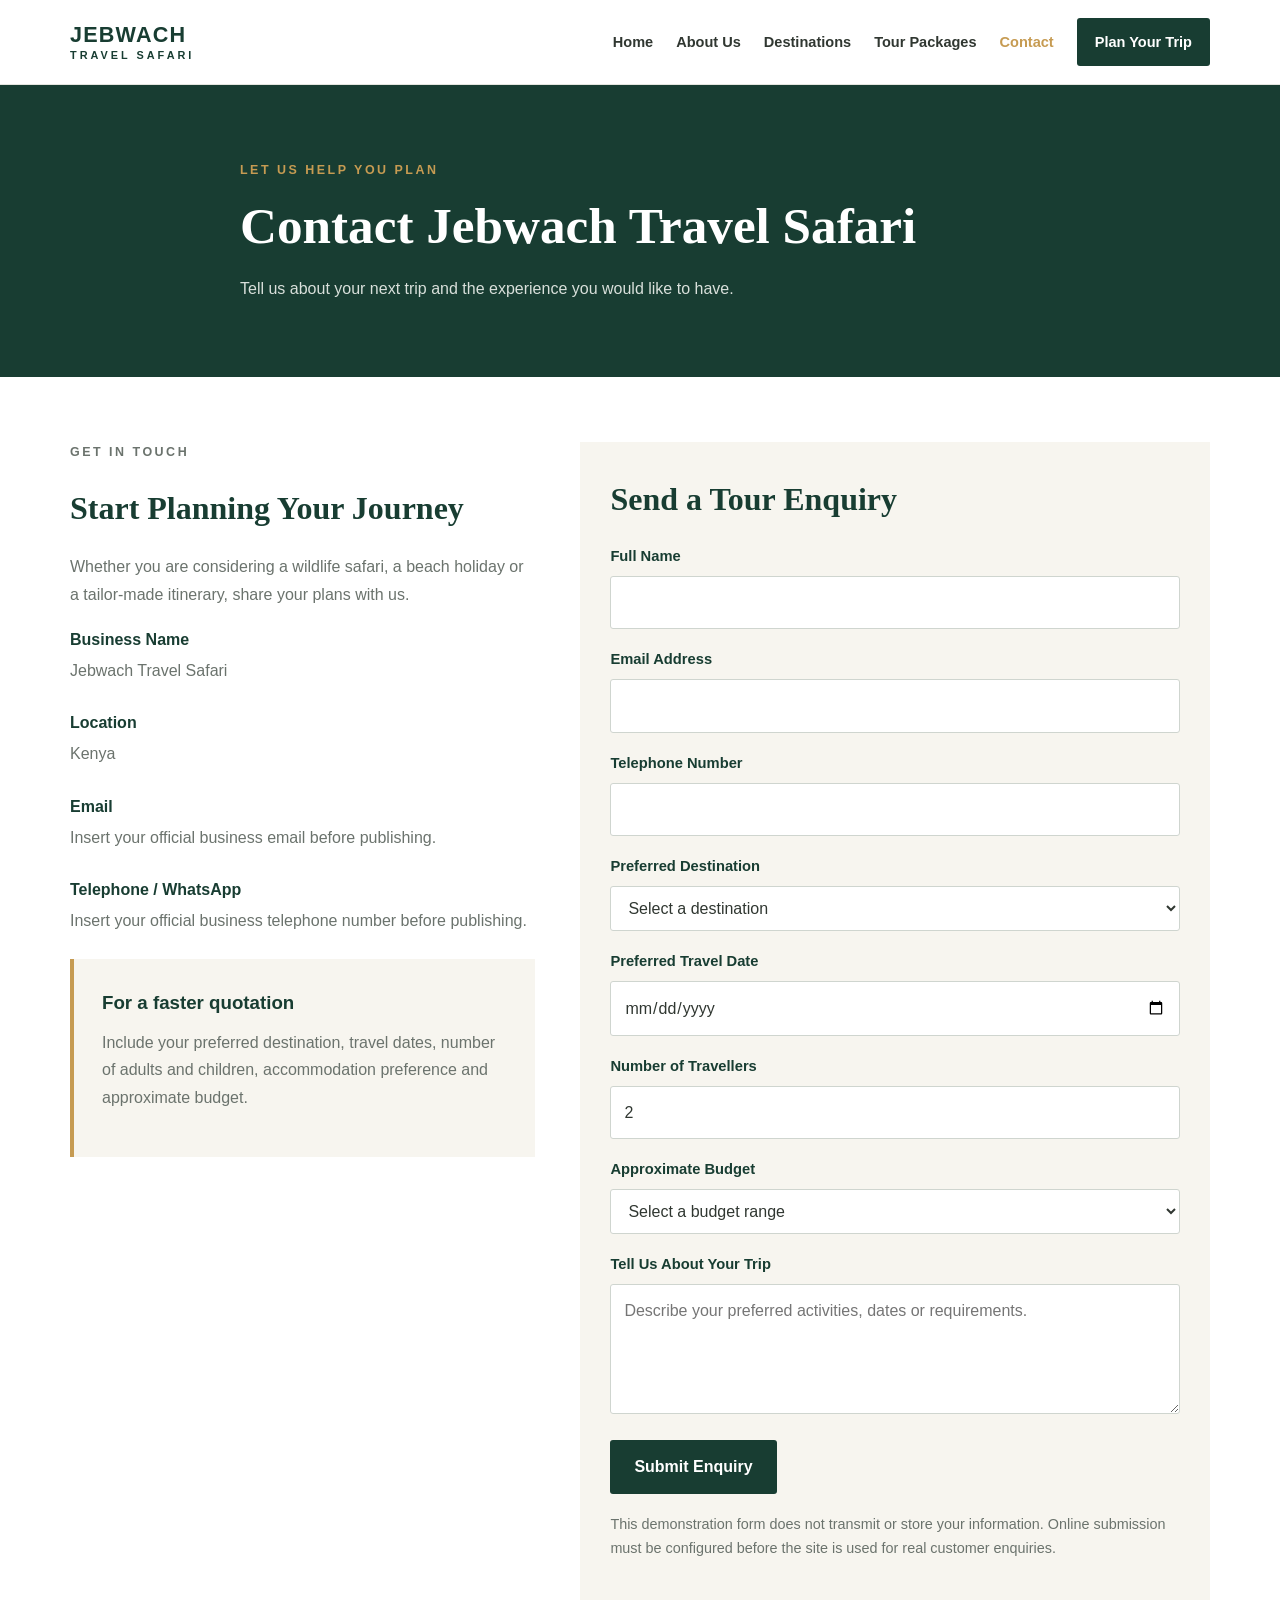
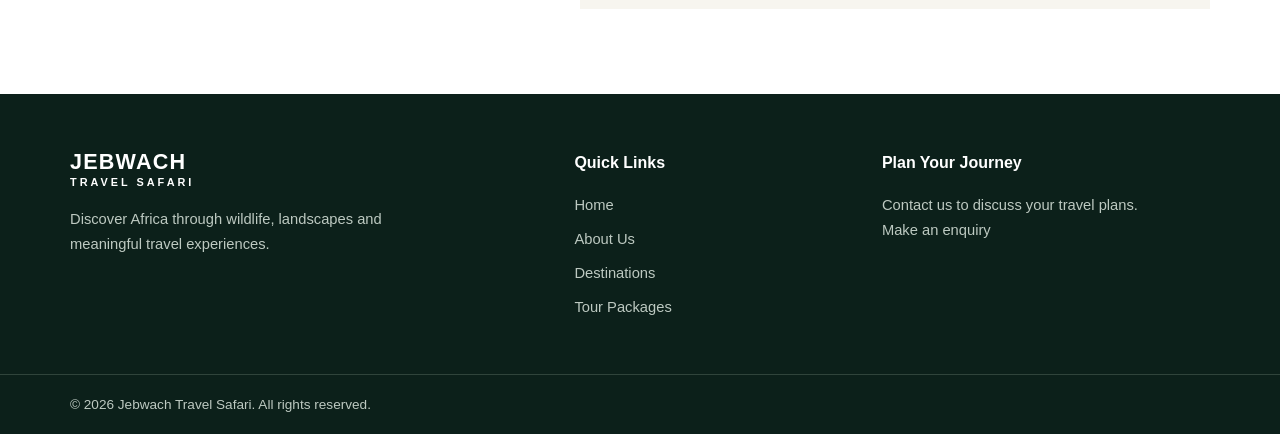
<file: contact.html>
<!DOCTYPE html>
<html lang="en">
<head>
    <meta charset="UTF-8">
    <meta name="viewport" content="width=device-width, initial-scale=1.0">
    <meta name="description" content="Contact Jebwach Travel Safari to discuss destinations, safari packages and travel quotations.">
    <title>Contact Us | Jebwach Travel Safari</title>
    <link rel="stylesheet" href="assets/css/styles.css">
    <script src="assets/js/script.js" defer></script>
</head>
<body>

<header class="site-header">
    <div class="container nav-container">
        <a href="index.html" class="logo">JEBWACH <span>TRAVEL SAFARI</span></a>
        <button class="menu-toggle" id="menuToggle"
                aria-label="Open navigation menu" aria-expanded="false">Menu</button>
        <nav class="main-nav" id="mainNav">
            <a href="index.html">Home</a>
            <a href="about.html">About Us</a>
            <a href="destinations.html">Destinations</a>
            <a href="tours.html">Tour Packages</a>
            <a href="contact.html" class="active">Contact</a>
            <a href="contact.html" class="nav-button">Plan Your Trip</a>
        </nav>
    </div>
</header>

<main>
    <section class="page-banner">
        <div class="container page-heading">
            <p class="eyebrow">LET US HELP YOU PLAN</p>
            <h1>Contact Jebwach Travel Safari</h1>
            <p>Tell us about your next trip and the experience you would like to have.</p>
        </div>
    </section>

    <section class="content-section">
        <div class="container contact-layout">
            <div class="contact-details">
                <p class="eyebrow">GET IN TOUCH</p>
                <h2>Start Planning Your Journey</h2>
                <p>
                    Whether you are considering a wildlife safari, a beach
                    holiday or a tailor-made itinerary, share your plans with us.
                </p>

                <div class="contact-item">
                    <h3>Business Name</h3>
                    <p>Jebwach Travel Safari</p>
                </div>

                <div class="contact-item">
                    <h3>Location</h3>
                    <p>Kenya</p>
                </div>

                <div class="contact-item">
                    <h3>Email</h3>
                    <p>Insert your official business email before publishing.</p>
                </div>

                <div class="contact-item">
                    <h3>Telephone / WhatsApp</h3>
                    <p>Insert your official business telephone number before publishing.</p>
                </div>

                <div class="info-panel">
                    <h3>For a faster quotation</h3>
                    <p>
                        Include your preferred destination, travel dates,
                        number of adults and children, accommodation preference
                        and approximate budget.
                    </p>
                </div>
            </div>

            <div class="contact-form">
                <h2>Send a Tour Enquiry</h2>

                <form id="enquiryForm">
                    <div class="form-group">
                        <label for="fullName">Full Name</label>
                        <input type="text" id="fullName" name="fullName"
                               autocomplete="name" required>
                    </div>

                    <div class="form-group">
                        <label for="email">Email Address</label>
                        <input type="email" id="email" name="email"
                               autocomplete="email" required>
                    </div>

                    <div class="form-group">
                        <label for="phone">Telephone Number</label>
                        <input type="tel" id="phone" name="phone"
                               autocomplete="tel" required>
                    </div>

                    <div class="form-group">
                        <label for="destination">Preferred Destination</label>
                        <select id="destination" name="destination" required>
                            <option value="">Select a destination</option>
                            <option value="Maasai Mara">Maasai Mara</option>
                            <option value="Amboseli">Amboseli</option>
                            <option value="Tsavo">Tsavo National Parks</option>
                            <option value="Diani Beach">Diani Beach</option>
                            <option value="Mount Kenya">Mount Kenya Region</option>
                            <option value="Other">Other / Not yet decided</option>
                        </select>
                    </div>

                    <div class="form-group">
                        <label for="travelDate">Preferred Travel Date</label>
                        <input type="date" id="travelDate" name="travelDate">
                    </div>

                    <div class="form-group">
                        <label for="travellers">Number of Travellers</label>
                        <input type="number" id="travellers" name="travellers"
                               min="1" max="100" value="2" required>
                    </div>

                    <div class="form-group">
                        <label for="budget">Approximate Budget</label>
                        <select id="budget" name="budget">
                            <option value="">Select a budget range</option>
                            <option value="Under KES 30000">Under KES 30,000</option>
                            <option value="KES 30000-75000">KES 30,000–75,000</option>
                            <option value="KES 75000-150000">KES 75,000–150,000</option>
                            <option value="Over KES 150000">Over KES 150,000</option>
                            <option value="Discuss budget">Discuss my budget</option>
                        </select>
                    </div>

                    <div class="form-group">
                        <label for="message">Tell Us About Your Trip</label>
                        <textarea id="message" name="message"
                                  placeholder="Describe your preferred activities, dates or requirements."
                                  required></textarea>
                    </div>

                    <button type="submit" class="btn btn-dark">
                        Submit Enquiry
                    </button>

                    <p id="formStatus" class="form-status"
                       role="status" aria-live="polite"></p>

                    <p class="form-note">
                        This demonstration form does not transmit or store
                        your information. Online submission must be configured
                        before the site is used for real customer enquiries.
                    </p>
                </form>
            </div>
        </div>
    </section>
</main>

<footer class="site-footer">
    <div class="container footer-grid">
        <div>
            <a href="index.html" class="logo footer-logo">JEBWACH <span>TRAVEL SAFARI</span></a>
            <p>Discover Africa through wildlife, landscapes and meaningful travel experiences.</p>
        </div>
        <div>
            <h3>Quick Links</h3>
            <a href="index.html">Home</a>
            <a href="about.html">About Us</a>
            <a href="destinations.html">Destinations</a>
            <a href="tours.html">Tour Packages</a>
        </div>
        <div>
            <h3>Plan Your Journey</h3>
            <p>Contact us to discuss your travel plans.</p>
            <a href="contact.html">Make an enquiry</a>
        </div>
    </div>
    <div class="footer-bottom">
        <div class="container">
            <p>&copy; <span id="currentYear">2026</span> Jebwach Travel Safari. All rights reserved.</p>
        </div>
    </div>
</footer>

</body>
</html>
</file>
<file: assets/css/styles.css>
/* JEBWACH TRAVEL SAFARI
   Main external stylesheet
*/

:root {
    --forest: #183d32;
    --forest-dark: #102a22;
    --gold: #c69b52;
    --cream: #f7f5ef;
    --white: #ffffff;
    --text: #303731;
    --muted: #6b736d;
    --border: #e4e5df;
    --shadow: 0 12px 35px rgba(16, 42, 34, 0.10);
}

* {
    box-sizing: border-box;
    margin: 0;
    padding: 0;
}

html {
    scroll-behavior: smooth;
}

body {
    font-family: Arial, Helvetica, sans-serif;
    line-height: 1.7;
    color: var(--text);
    background: var(--white);
}

img {
    display: block;
    width: 100%;
    height: auto;
}

a {
    color: inherit;
    text-decoration: none;
}

button,
input,
select,
textarea {
    font: inherit;
}

.container {
    width: min(1140px, 90%);
    margin-inline: auto;
}

.site-header {
    position: relative;
    z-index: 10;
    background: var(--white);
    border-bottom: 1px solid var(--border);
}

.nav-container {
    min-height: 84px;
    display: flex;
    align-items: center;
    justify-content: space-between;
    gap: 25px;
}

.logo {
    display: inline-flex;
    flex-direction: column;
    color: var(--forest);
    font-size: 1.35rem;
    font-weight: 800;
    letter-spacing: 1.2px;
    line-height: 1.25;
}

.logo span {
    font-size: 0.68rem;
    letter-spacing: 3px;
}

.main-nav {
    display: flex;
    align-items: center;
    gap: 23px;
}

.main-nav > a {
    font-size: 0.91rem;
    font-weight: 600;
    transition: color 0.2s ease;
}

.main-nav > a:hover,
.main-nav > a.active {
    color: var(--gold);
}

.main-nav .nav-button {
    background: var(--forest);
    color: var(--white);
    padding: 12px 18px;
    border-radius: 3px;
}

.main-nav .nav-button:hover {
    background: var(--gold);
    color: var(--forest-dark);
}

.menu-toggle {
    display: none;
    background: var(--forest);
    color: var(--white);
    border: 0;
    border-radius: 3px;
    padding: 9px 14px;
    cursor: pointer;
}

.hero {
    min-height: 620px;
    position: relative;
    display: flex;
    align-items: center;
    background:
        url("https://images.unsplash.com/photo-1516426122078-c23e76319801?auto=format&fit=crop&w=2000&q=90")
        center 55% / cover no-repeat;
    color: var(--white);
}

.hero-overlay {
    position: absolute;
    inset: 0;
    background: linear-gradient(
        90deg,
        rgba(10, 28, 22, 0.86),
        rgba(10, 28, 22, 0.46),
        rgba(10, 28, 22, 0.12)
    );
}

.hero-content {
    position: relative;
    z-index: 1;
    padding-block: 90px;
}

.eyebrow {
    color: var(--gold);
    font-size: 0.78rem;
    font-weight: 800;
    letter-spacing: 2.5px;
    margin-bottom: 14px;
}

.hero h1 {
    max-width: 760px;
    font-family: Georgia, "Times New Roman", serif;
    font-size: clamp(2.7rem, 6vw, 5rem);
    line-height: 1.1;
    margin-bottom: 22px;
}

.hero-description {
    max-width: 610px;
    font-size: 1.08rem;
    color: #f0f1ed;
    margin-bottom: 30px;
}

.hero-actions {
    display: flex;
    flex-wrap: wrap;
    gap: 14px;
}

.btn {
    display: inline-flex;
    align-items: center;
    justify-content: center;
    min-height: 48px;
    padding: 12px 23px;
    border: 1px solid transparent;
    border-radius: 3px;
    font-weight: 700;
    cursor: pointer;
    transition: background 0.2s ease, color 0.2s ease;
}

.btn-primary {
    background: var(--gold);
    color: var(--forest-dark);
}

.btn-primary:hover {
    background: #dfbd7e;
}

.btn-outline {
    border-color: var(--white);
    color: var(--white);
}

.btn-outline:hover {
    background: var(--white);
    color: var(--forest);
}

.btn-dark {
    background: var(--forest);
    color: var(--white);
}

.btn-dark:hover {
    background: var(--gold);
    color: var(--forest-dark);
}

.trust-strip {
    background: var(--forest);
    color: var(--white);
    padding: 27px 0;
}

.trust-grid {
    display: grid;
    grid-template-columns: repeat(3, 1fr);
    gap: 25px;
}

.trust-grid div {
    display: flex;
    flex-direction: column;
    gap: 3px;
}

.trust-grid strong {
    font-size: 1rem;
}

.trust-grid span {
    font-size: 0.88rem;
    color: #d4ded8;
}

.section {
    padding: 85px 0;
}

.section-light {
    background: var(--cream);
}

.section-heading {
    max-width: 710px;
    text-align: center;
    margin: 0 auto 45px;
}

.section-heading h2,
.about-content h2,
.cta-content h2,
.page-heading h1 {
    color: var(--forest);
    font-family: Georgia, "Times New Roman", serif;
    font-size: clamp(2rem, 4vw, 3.2rem);
    line-height: 1.2;
    margin-bottom: 18px;
}

.section-heading > p:last-child {
    color: var(--muted);
}

.card-grid {
    display: grid;
    grid-template-columns: repeat(3, minmax(0, 1fr));
    gap: 28px;
}

.travel-card,
.package-card {
    background: var(--white);
    border: 1px solid var(--border);
    overflow: hidden;
    transition: transform 0.25s ease, box-shadow 0.25s ease;
}

.travel-card:hover,
.package-card:hover {
    transform: translateY(-5px);
    box-shadow: var(--shadow);
}

.travel-card img,
.package-card img {
    height: 245px;
    object-fit: cover;
}

.card-body {
    padding: 25px;
}

.card-category {
    color: #987035;
    font-size: 0.73rem;
    font-weight: 800;
    letter-spacing: 1.6px;
    margin-bottom: 9px;
}

.card-body h3 {
    color: var(--forest);
    font-size: 1.35rem;
    line-height: 1.3;
    margin-bottom: 12px;
}

.card-body > p:not(.card-category) {
    color: var(--muted);
    font-size: 0.94rem;
    margin-bottom: 18px;
}

.text-link {
    display: inline-block;
    color: var(--forest);
    font-size: 0.92rem;
    font-weight: 800;
    border-bottom: 1px solid var(--gold);
    padding-bottom: 3px;
}

.center-action {
    text-align: center;
    margin-top: 38px;
}

.about-preview {
    display: grid;
    grid-template-columns: 1fr 1fr;
    gap: 65px;
    align-items: center;
}

.about-image img {
    height: 480px;
    object-fit: cover;
}

.about-content p:not(.eyebrow) {
    color: var(--muted);
    margin-bottom: 18px;
}

.about-content .btn {
    margin-top: 10px;
}

.cta-section {
    background: var(--forest-dark);
    color: var(--white);
    text-align: center;
    padding: 80px 0;
}

.cta-content {
    max-width: 750px;
}

.cta-content h2 {
    color: var(--white);
}

.cta-content > p:not(.eyebrow) {
    color: #d9e0db;
    margin-bottom: 25px;
}

.site-footer {
    background: #0c201a;
    color: #e7ece8;
    padding-top: 55px;
}

.footer-grid {
    display: grid;
    grid-template-columns: 1.4fr 0.8fr 1fr;
    gap: 45px;
    padding-bottom: 45px;
}

.footer-logo {
    color: var(--white);
    margin-bottom: 18px;
}

.footer-grid p {
    max-width: 380px;
    color: #bdc9c1;
    font-size: 0.92rem;
}

.footer-grid h3 {
    color: var(--white);
    font-size: 1rem;
    margin-bottom: 17px;
}

.footer-grid > div > a:not(.logo) {
    display: block;
    color: #bdc9c1;
    margin-bottom: 9px;
    font-size: 0.92rem;
}

.footer-grid a:hover {
    color: var(--gold);
}

.footer-bottom {
    border-top: 1px solid #30443b;
    padding: 18px 0;
    color: #bdc9c1;
    font-size: 0.85rem;
}

.page-banner {
    background: var(--forest);
    color: var(--white);
    padding: 75px 0;
}

.page-heading {
    max-width: 800px;
}

.page-heading h1 {
    color: var(--white);
}

.page-heading p:last-child {
    color: #d9e0db;
    max-width: 650px;
}

.content-section {
    padding: 65px 0 85px;
}

.content-section h2 {
    color: var(--forest);
    font-family: Georgia, "Times New Roman", serif;
    font-size: 2rem;
    margin-bottom: 16px;
}

.content-section p {
    color: var(--muted);
    margin-bottom: 18px;
}

.content-section .card-grid {
    margin-top: 30px;
}

.info-panel {
    background: var(--cream);
    padding: 28px;
    border-left: 4px solid var(--gold);
    margin-top: 25px;
}

.info-panel h3 {
    color: var(--forest);
    margin-bottom: 10px;
}

.contact-layout {
    display: grid;
    grid-template-columns: 0.85fr 1.15fr;
    gap: 45px;
    align-items: start;
}

.contact-details h2,
.contact-form h2 {
    color: var(--forest);
    font-family: Georgia, "Times New Roman", serif;
    font-size: 2rem;
    margin-bottom: 18px;
}

.contact-item {
    margin-bottom: 25px;
}

.contact-item h3 {
    color: var(--forest);
    font-size: 1rem;
    margin-bottom: 4px;
}

.contact-item p {
    margin-bottom: 0;
}

.contact-form {
    padding: 30px;
    background: var(--cream);
}

.form-group {
    margin-bottom: 18px;
}

.form-group label {
    display: block;
    color: var(--forest);
    font-size: 0.92rem;
    font-weight: 700;
    margin-bottom: 7px;
}

.form-group input,
.form-group select,
.form-group textarea {
    width: 100%;
    padding: 12px 13px;
    border: 1px solid #cfd5cf;
    border-radius: 3px;
    background: var(--white);
    color: var(--text);
}

.form-group input:focus,
.form-group select:focus,
.form-group textarea:focus {
    outline: 2px solid var(--gold);
    outline-offset: 1px;
}

.form-group textarea {
    min-height: 130px;
    resize: vertical;
}

.form-note,
.form-status {
    font-size: 0.9rem;
    margin-top: 12px;
}

.form-status {
    color: var(--forest);
    font-weight: 700;
}

@media (max-width: 950px) {
    .menu-toggle {
        display: inline-block;
    }

    .nav-container {
        flex-wrap: wrap;
        padding-block: 15px;
    }

    .main-nav {
        display: none;
        flex-direction: column;
        align-items: stretch;
        width: 100%;
        gap: 0;
        padding-bottom: 8px;
    }

    .main-nav.is-open {
        display: flex;
    }

    .main-nav > a {
        padding: 12px 5px;
    }

    .main-nav .nav-button {
        text-align: center;
        margin-top: 8px;
    }

    .card-grid {
        grid-template-columns: repeat(2, minmax(0, 1fr));
    }

    .about-preview {
        gap: 35px;
    }

    .contact-layout {
        grid-template-columns: 1fr;
    }
}

@media (max-width: 650px) {
    .container {
        width: min(100% - 32px, 1140px);
    }

    .hero {
        min-height: 550px;
        background-position: center;
    }

    .hero-content {
        padding-block: 65px;
    }

    .hero h1 {
        font-size: 2.7rem;
    }

    .trust-grid,
    .card-grid,
    .about-preview,
    .footer-grid {
        grid-template-columns: 1fr;
    }

    .trust-grid {
        gap: 20px;
    }

    .section {
        padding: 60px 0;
    }

    .travel-card img,
    .package-card img {
        height: 230px;
    }

    .about-image img {
        height: 320px;
    }

    .footer-grid {
        gap: 30px;
    }

    .contact-form {
        padding: 22px;
    }
}
</file>
